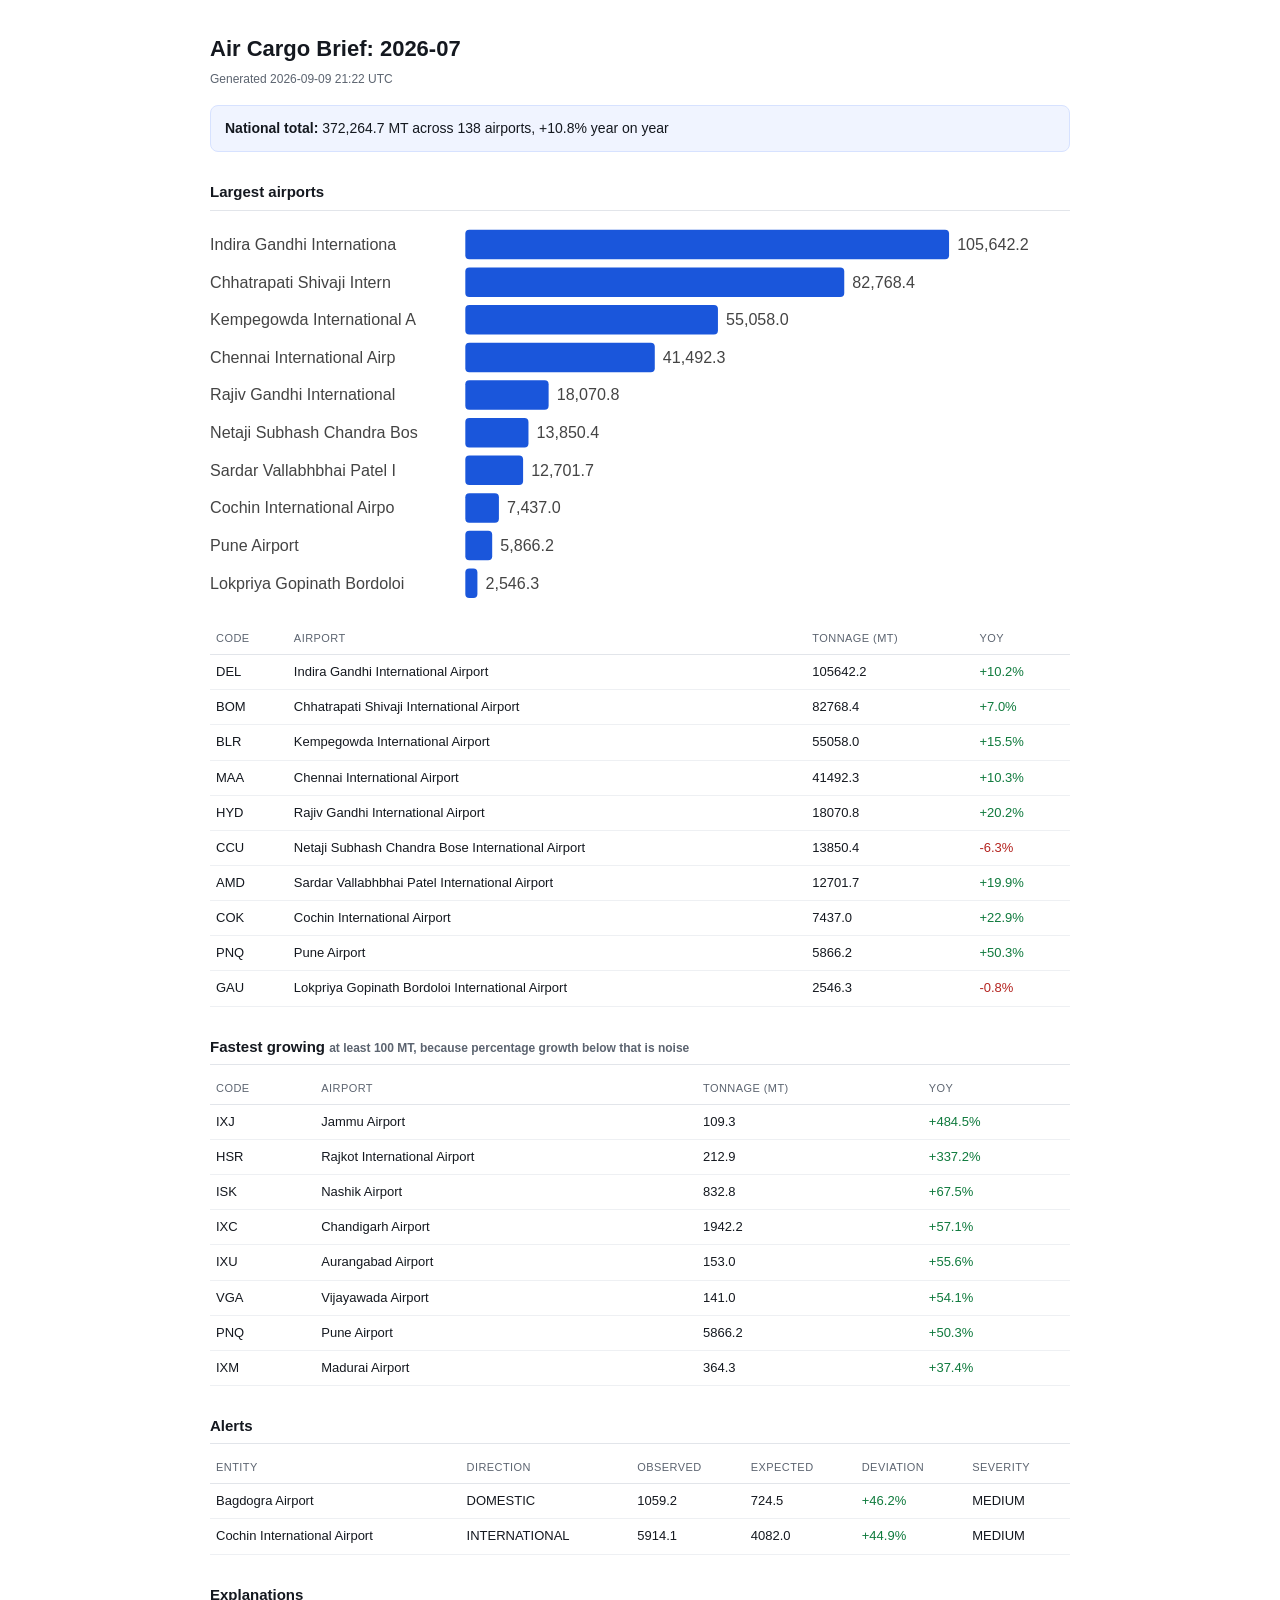
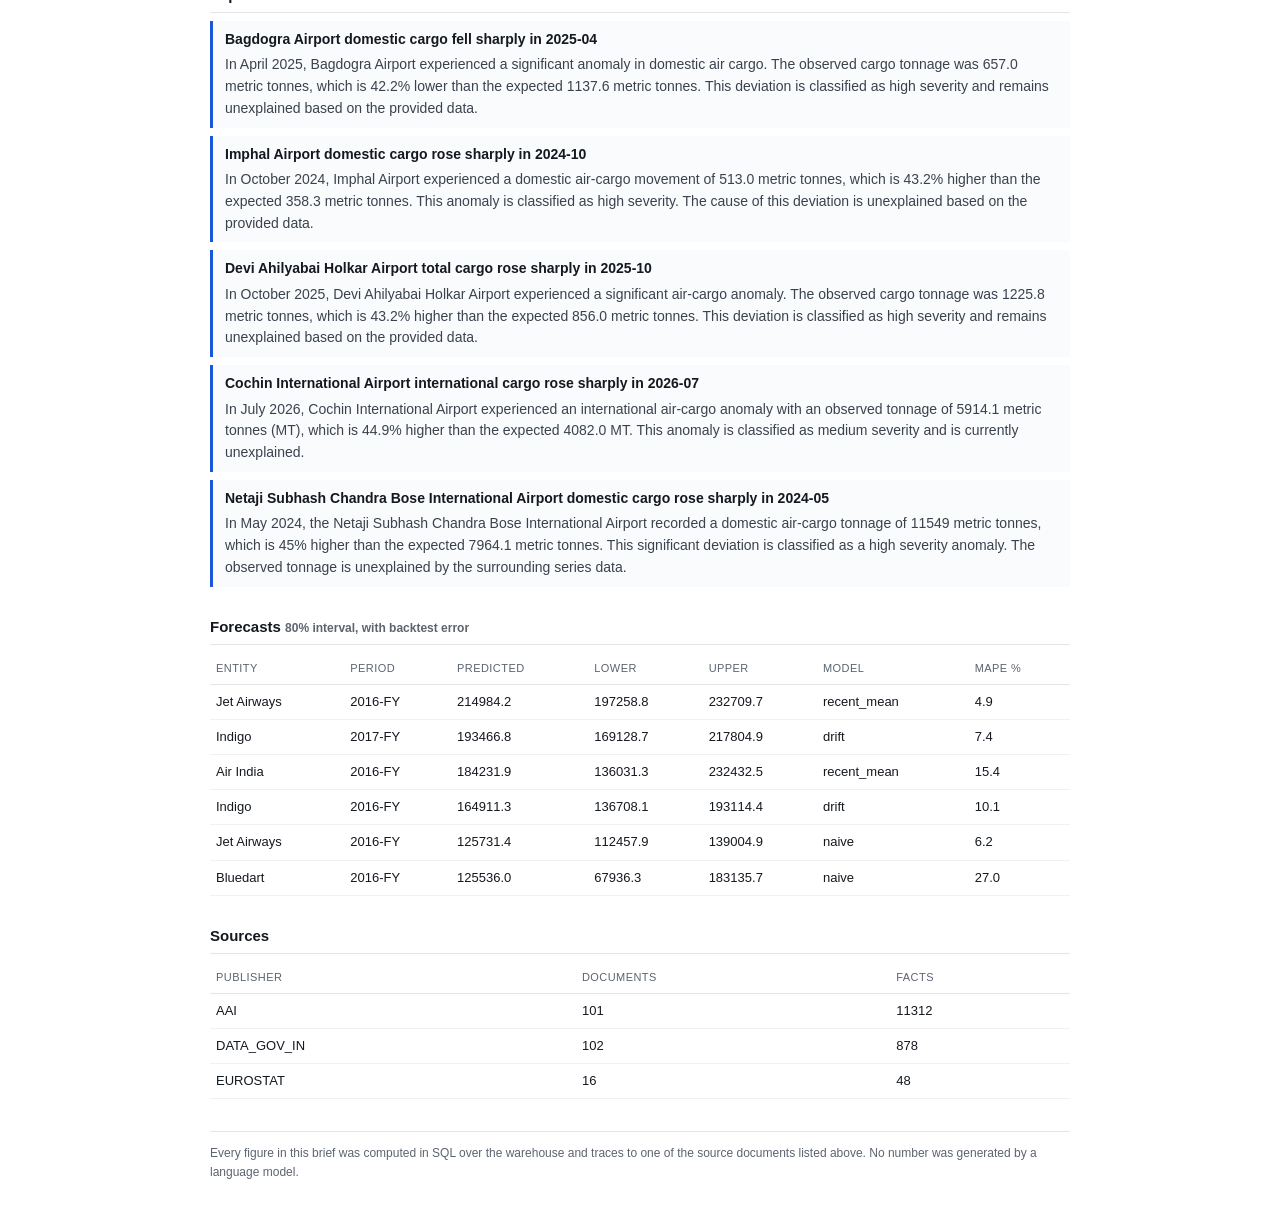
<file: docs/assets/sample-brief.html>
<!doctype html>
<html lang="en"><head><meta charset="utf-8">
<title>Air Cargo Brief: 2026-07</title>
<style>
 body { font: 14px/1.55 -apple-system, BlinkMacSystemFont, "Segoe UI", Roboto, sans-serif;
        color:#14181f; max-width:860px; margin:32px auto; padding:0 20px; }
 h1 { font-size:22px; margin:0 0 4px; } h2 { font-size:15px; margin:28px 0 8px;
        border-bottom:1px solid #e2e5ea; padding-bottom:6px; }
 .meta { color:#5c6470; font-size:12px; }
 .lede { background:#f0f4ff; border:1px solid #d7e2ff; border-radius:8px;
        padding:12px 14px; margin:16px 0; }
 table { border-collapse:collapse; width:100%; font-size:13px; }
 th { text-align:left; color:#5c6470; font-weight:500; font-size:11px;
      text-transform:uppercase; letter-spacing:.04em; border-bottom:1px solid #e2e5ea; padding:7px 6px; }
 td { padding:7px 6px; border-bottom:1px solid #eef0f3; font-variant-numeric:tabular-nums; }
 .pos { color:#0f7a3d; } .neg { color:#b4231f; } .muted { color:#5c6470; }
 .insight { background:#fafbfc; border-left:3px solid #1a56db; padding:8px 12px; margin:8px 0; }
 .insight p { margin:4px 0 0; color:#3a424e; }
 footer { margin-top:32px; padding-top:12px; border-top:1px solid #e2e5ea;
          color:#5c6470; font-size:12px; }
</style></head><body>

<h1>Air Cargo Brief: 2026-07</h1>
<div class="meta">Generated 2026-09-09 21:22 UTC</div>

<div class="lede"><strong>National total:</strong> 372,264.7 MT across 138 airports, +10.8% year on year</div>

<h2>Largest airports</h2>
<svg viewBox="0 0 640 296" width="100%" role="img" aria-label="chart" xmlns="http://www.w3.org/2000/svg"><text x="0" y="23" font-size="12" fill="#444">Indira Gandhi Internationa</text><rect x="190" y="8" width="360" height="22" rx="3" fill="#1a56db"/><text x="556" y="23" font-size="12" fill="#444">105,642.2</text><text x="0" y="51" font-size="12" fill="#444">Chhatrapati Shivaji Intern</text><rect x="190" y="36" width="282" height="22" rx="3" fill="#1a56db"/><text x="478" y="51" font-size="12" fill="#444">82,768.4</text><text x="0" y="79" font-size="12" fill="#444">Kempegowda International A</text><rect x="190" y="64" width="188" height="22" rx="3" fill="#1a56db"/><text x="384" y="79" font-size="12" fill="#444">55,058.0</text><text x="0" y="107" font-size="12" fill="#444">Chennai International Airp</text><rect x="190" y="92" width="141" height="22" rx="3" fill="#1a56db"/><text x="337" y="107" font-size="12" fill="#444">41,492.3</text><text x="0" y="135" font-size="12" fill="#444">Rajiv Gandhi International</text><rect x="190" y="120" width="62" height="22" rx="3" fill="#1a56db"/><text x="258" y="135" font-size="12" fill="#444">18,070.8</text><text x="0" y="163" font-size="12" fill="#444">Netaji Subhash Chandra Bos</text><rect x="190" y="148" width="47" height="22" rx="3" fill="#1a56db"/><text x="243" y="163" font-size="12" fill="#444">13,850.4</text><text x="0" y="191" font-size="12" fill="#444">Sardar Vallabhbhai Patel I</text><rect x="190" y="176" width="43" height="22" rx="3" fill="#1a56db"/><text x="239" y="191" font-size="12" fill="#444">12,701.7</text><text x="0" y="219" font-size="12" fill="#444">Cochin International Airpo</text><rect x="190" y="204" width="25" height="22" rx="3" fill="#1a56db"/><text x="221" y="219" font-size="12" fill="#444">7,437.0</text><text x="0" y="247" font-size="12" fill="#444">Pune Airport</text><rect x="190" y="232" width="20" height="22" rx="3" fill="#1a56db"/><text x="216" y="247" font-size="12" fill="#444">5,866.2</text><text x="0" y="275" font-size="12" fill="#444">Lokpriya Gopinath Bordoloi</text><rect x="190" y="260" width="9" height="22" rx="3" fill="#1a56db"/><text x="205" y="275" font-size="12" fill="#444">2,546.3</text></svg>
<table><thead><tr><th>Code</th><th>Airport</th><th>Tonnage (MT)</th><th>YoY</th></tr></thead><tbody><tr><td>DEL</td><td>Indira Gandhi International Airport</td><td>105642.2</td><td><span class="pos">+10.2%</span></td></tr><tr><td>BOM</td><td>Chhatrapati Shivaji International Airport</td><td>82768.4</td><td><span class="pos">+7.0%</span></td></tr><tr><td>BLR</td><td>Kempegowda International Airport</td><td>55058.0</td><td><span class="pos">+15.5%</span></td></tr><tr><td>MAA</td><td>Chennai International Airport</td><td>41492.3</td><td><span class="pos">+10.3%</span></td></tr><tr><td>HYD</td><td>Rajiv Gandhi International Airport</td><td>18070.8</td><td><span class="pos">+20.2%</span></td></tr><tr><td>CCU</td><td>Netaji Subhash Chandra Bose International Airport</td><td>13850.4</td><td><span class="neg">-6.3%</span></td></tr><tr><td>AMD</td><td>Sardar Vallabhbhai Patel International Airport</td><td>12701.7</td><td><span class="pos">+19.9%</span></td></tr><tr><td>COK</td><td>Cochin International Airport</td><td>7437.0</td><td><span class="pos">+22.9%</span></td></tr><tr><td>PNQ</td><td>Pune Airport</td><td>5866.2</td><td><span class="pos">+50.3%</span></td></tr><tr><td>GAU</td><td>Lokpriya Gopinath Bordoloi International Airport</td><td>2546.3</td><td><span class="neg">-0.8%</span></td></tr></tbody></table>

<h2>Fastest growing <span class="meta">at least 100 MT, because percentage growth below that is noise</span></h2>
<table><thead><tr><th>Code</th><th>Airport</th><th>Tonnage (MT)</th><th>YoY</th></tr></thead><tbody><tr><td>IXJ</td><td>Jammu Airport</td><td>109.3</td><td><span class="pos">+484.5%</span></td></tr><tr><td>HSR</td><td>Rajkot International Airport</td><td>212.9</td><td><span class="pos">+337.2%</span></td></tr><tr><td>ISK</td><td>Nashik Airport</td><td>832.8</td><td><span class="pos">+67.5%</span></td></tr><tr><td>IXC</td><td>Chandigarh Airport</td><td>1942.2</td><td><span class="pos">+57.1%</span></td></tr><tr><td>IXU</td><td>Aurangabad Airport</td><td>153.0</td><td><span class="pos">+55.6%</span></td></tr><tr><td>VGA</td><td>Vijayawada Airport</td><td>141.0</td><td><span class="pos">+54.1%</span></td></tr><tr><td>PNQ</td><td>Pune Airport</td><td>5866.2</td><td><span class="pos">+50.3%</span></td></tr><tr><td>IXM</td><td>Madurai Airport</td><td>364.3</td><td><span class="pos">+37.4%</span></td></tr></tbody></table>

<h2>Alerts</h2>
<table><thead><tr><th>Entity</th><th>Direction</th><th>Observed</th><th>Expected</th><th>Deviation</th><th>Severity</th></tr></thead><tbody><tr><td>Bagdogra Airport</td><td>DOMESTIC</td><td>1059.2</td><td>724.5</td><td><span class="pos">+46.2%</span></td><td>MEDIUM</td></tr><tr><td>Cochin International Airport</td><td>INTERNATIONAL</td><td>5914.1</td><td>4082.0</td><td><span class="pos">+44.9%</span></td><td>MEDIUM</td></tr></tbody></table>

<h2>Explanations</h2>
<div class='insight'><strong>Bagdogra Airport domestic cargo fell sharply in 2025-04</strong><p>In April 2025, Bagdogra Airport experienced a significant anomaly in domestic air cargo. The observed cargo tonnage was 657.0 metric tonnes, which is 42.2% lower than the expected 1137.6 metric tonnes. This deviation is classified as high severity and remains unexplained based on the provided data.</p></div><div class='insight'><strong>Imphal Airport domestic cargo rose sharply in 2024-10</strong><p>In October 2024, Imphal Airport experienced a domestic air-cargo movement of 513.0 metric tonnes, which is 43.2% higher than the expected 358.3 metric tonnes. This anomaly is classified as high severity. The cause of this deviation is unexplained based on the provided data.</p></div><div class='insight'><strong>Devi Ahilyabai Holkar Airport total cargo rose sharply in 2025-10</strong><p>In October 2025, Devi Ahilyabai Holkar Airport experienced a significant air-cargo anomaly. The observed cargo tonnage was 1225.8 metric tonnes, which is 43.2% higher than the expected 856.0 metric tonnes. This deviation is classified as high severity and remains unexplained based on the provided data.</p></div><div class='insight'><strong>Cochin International Airport international cargo rose sharply in 2026-07</strong><p>In July 2026, Cochin International Airport experienced an international air-cargo anomaly with an observed tonnage of 5914.1 metric tonnes (MT), which is 44.9% higher than the expected 4082.0 MT. This anomaly is classified as medium severity and is currently unexplained.</p></div><div class='insight'><strong>Netaji Subhash Chandra Bose International Airport domestic cargo rose sharply in 2024-05</strong><p>In May 2024, the Netaji Subhash Chandra Bose International Airport recorded a domestic air-cargo tonnage of 11549 metric tonnes, which is 45% higher than the expected 7964.1 metric tonnes. This significant deviation is classified as a high severity anomaly. The observed tonnage is unexplained by the surrounding series data.</p></div>

<h2>Forecasts <span class="meta">80% interval, with backtest error</span></h2>
<table><thead><tr><th>Entity</th><th>Period</th><th>Predicted</th><th>Lower</th><th>Upper</th><th>Model</th><th>MAPE %</th></tr></thead><tbody><tr><td>Jet Airways</td><td>2016-FY</td><td>214984.2</td><td>197258.8</td><td>232709.7</td><td>recent_mean</td><td>4.9</td></tr><tr><td>Indigo</td><td>2017-FY</td><td>193466.8</td><td>169128.7</td><td>217804.9</td><td>drift</td><td>7.4</td></tr><tr><td>Air India</td><td>2016-FY</td><td>184231.9</td><td>136031.3</td><td>232432.5</td><td>recent_mean</td><td>15.4</td></tr><tr><td>Indigo</td><td>2016-FY</td><td>164911.3</td><td>136708.1</td><td>193114.4</td><td>drift</td><td>10.1</td></tr><tr><td>Jet Airways</td><td>2016-FY</td><td>125731.4</td><td>112457.9</td><td>139004.9</td><td>naive</td><td>6.2</td></tr><tr><td>Bluedart</td><td>2016-FY</td><td>125536.0</td><td>67936.3</td><td>183135.7</td><td>naive</td><td>27.0</td></tr></tbody></table>

<h2>Sources</h2>
<table><thead><tr><th>Publisher</th><th>Documents</th><th>Facts</th></tr></thead><tbody><tr><td>AAI</td><td>101</td><td>11312</td></tr><tr><td>DATA_GOV_IN</td><td>102</td><td>878</td></tr><tr><td>EUROSTAT</td><td>16</td><td>48</td></tr></tbody></table>

<footer>Every figure in this brief was computed in SQL over the warehouse and
traces to one of the source documents listed above. No number was generated
by a language model.</footer>
</body></html>
</file>
